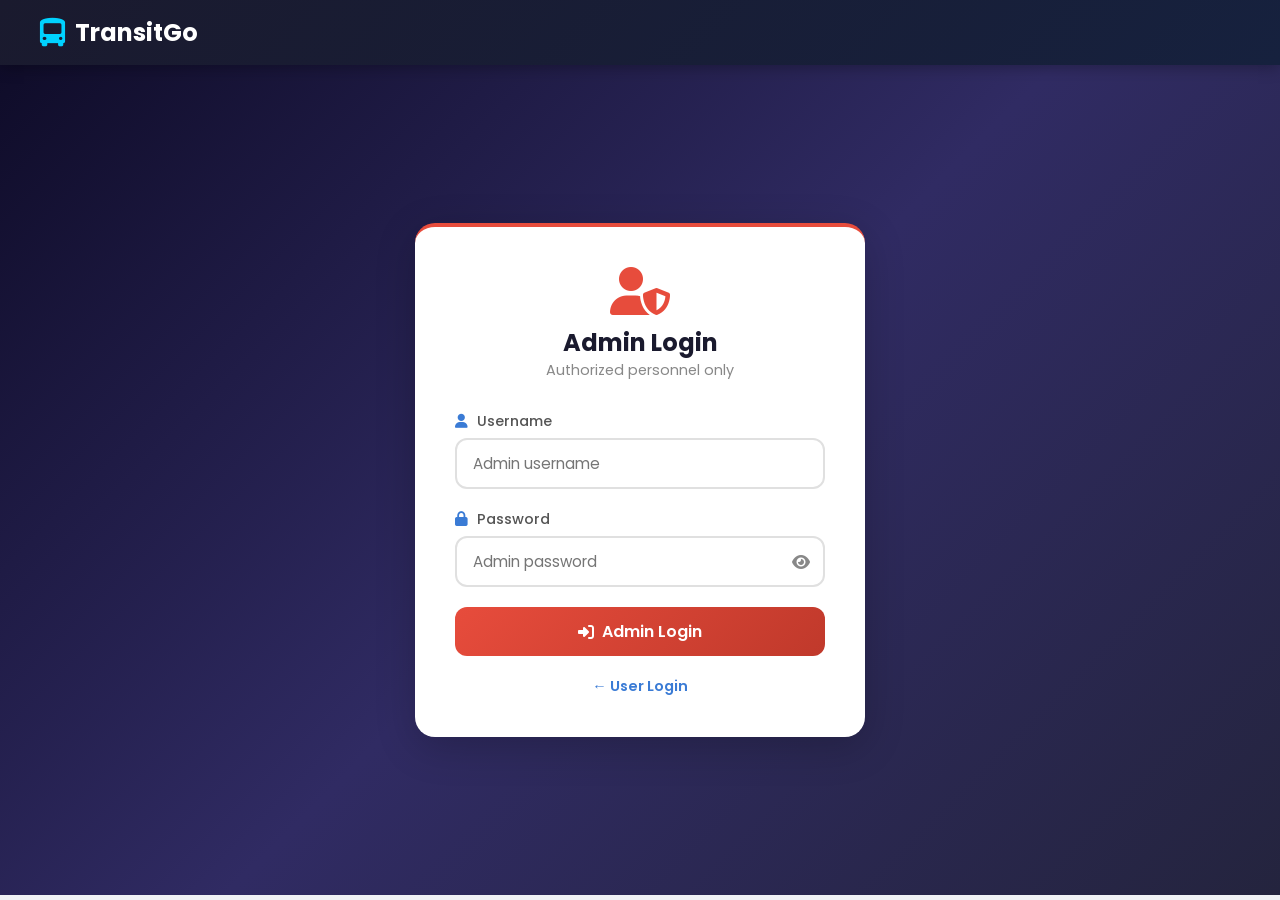
<file: frontend/admin-dashboard.html>
<!DOCTYPE html>
<html lang="en">
<head>
    <meta charset="UTF-8">
    <meta name="viewport" content="width=device-width, initial-scale=1.0">
    <title>Admin Dashboard - TransitGo</title>
    <link rel="stylesheet" href="css/js/style.css">
    <link href="https://cdnjs.cloudflare.com/ajax/libs/font-awesome/6.4.0/css/all.min.css" rel="stylesheet">
</head>
<body>
    <nav class="navbar admin-nav">
        <div class="nav-brand">
            <a href="index.html"><i class="fas fa-bus-alt"></i> <span>TransitGo Admin</span></a>
        </div>
        <div class="nav-links">
            <a href="#" onclick="logout()"><i class="fas fa-sign-out-alt"></i> Logout</a>
        </div>
    </nav>

    <div class="admin-container">
        <div class="admin-header">
            <h1><i class="fas fa-cogs"></i> Admin Dashboard</h1>
            <p>Manage all transport routes, schedules, and pricing</p>
        </div>

        <!-- Add Transport Form -->
        <div class="admin-section">
            <div class="section-header" onclick="toggleSection('addForm')">
                <h2><i class="fas fa-plus-circle"></i> Add New Transport</h2>
                <i class="fas fa-chevron-down"></i>
            </div>
            <div id="addForm" class="section-body">
                <form id="addTransportForm" onsubmit="addTransport(event)">
                    <div class="form-row">
                        <div class="form-group">
                            <label>Mode of Transport</label>
                            <select id="addMode" required>
                                <option value="">Select Mode</option>
                                <option value="Bus">Bus</option>
                                <option value="Train">Train</option>
                                <option value="Metro">Metro</option>
                            </select>
                        </div>
                        <div class="form-group">
                            <label>Route Number</label>
                            <input type="text" id="addRouteNumber" placeholder="e.g., B-101" required>
                        </div>
                    </div>

                    <div class="form-row">
                        <div class="form-group">
                            <label>Source</label>
                            <input type="text" id="addSource" placeholder="Starting point" required>
                        </div>
                        <div class="form-group">
                            <label>Destination</label>
                            <input type="text" id="addDestination" placeholder="End point" required>
                        </div>
                    </div>

                    <div class="form-row">
                        <div class="form-group">
                            <label>Departure Time</label>
                            <input type="time" id="addDeparture" required>
                        </div>
                        <div class="form-group">
                            <label>Arrival Time</label>
                            <input type="time" id="addArrival" required>
                        </div>
                    </div>

                    <div class="form-row">
                        <div class="form-group">
                            <label>Price (₹)</label>
                            <input type="number" id="addPrice" placeholder="Ticket price" min="1" step="0.01" required>
                        </div>
                        <div class="form-group">
                            <label>Total Seats</label>
                            <input type="number" id="addSeats" placeholder="Number of seats" min="1" required>
                        </div>
                    </div>

                    <div id="addMsg" class="success-msg"></div>
                    <div id="addError" class="error-msg"></div>

                    <button type="submit" class="btn btn-primary">
                        <i class="fas fa-plus"></i> Add Transport
                    </button>
                </form>
            </div>
        </div>

        <!-- Transport List -->
        <div class="admin-section">
            <div class="section-header">
                <h2><i class="fas fa-list"></i> All Transports</h2>
                <button class="btn btn-sm btn-secondary" onclick="loadAdminTransports()">
                    <i class="fas fa-sync"></i> Refresh
                </button>
            </div>
            <div id="adminTransportList" class="admin-transport-list">
                <!-- Populated by JS -->
            </div>
        </div>

        <!-- All Bookings Section -->
        <div class="admin-section">
            <div class="section-header" onclick="toggleSection('adminBookingsBody')">
                <h2><i class="fas fa-ticket-alt"></i> All Bookings</h2>
                <i class="fas fa-chevron-down"></i>
            </div>
            <div id="adminBookingsBody" class="section-body">
                <!-- Filters -->
                <div class="form-row" style="margin-bottom:12px;">
                    <div class="form-group">
                        <label>Source</label>
                        <input type="text" id="filterSource" placeholder="Filter by source">
                    </div>
                    <div class="form-group">
                        <label>Destination</label>
                        <input type="text" id="filterDestination" placeholder="Filter by destination">
                    </div>
                    <div class="form-group">
                        <label>From Date</label>
                        <input type="date" id="filterDateFrom">
                    </div>
                    <div class="form-group">
                        <label>To Date</label>
                        <input type="date" id="filterDateTo">
                    </div>
                </div>
                <button class="btn btn-sm btn-primary" onclick="loadAdminBookings()">
                    <i class="fas fa-search"></i> Search
                </button>
                <button class="btn btn-sm btn-secondary" onclick="clearBookingFilters()" style="margin-left:8px;">
                    <i class="fas fa-times"></i> Clear
                </button>
                <div id="adminBookingsList" class="admin-bookings-list" style="margin-top:16px;">
                    <p class="no-data">Click Search to load bookings.</p>
                </div>
            </div>
        </div>

        <!-- Revenue Summary -->
        <div class="admin-section">
            <div class="section-header" onclick="toggleSection('revenueBody')">
                <h2><i class="fas fa-chart-line"></i> Revenue Summary</h2>
                <i class="fas fa-chevron-down"></i>
            </div>
            <div id="revenueBody" class="section-body" style="display:none;">
                <p id="revenueDisplay" style="font-size:1.4rem; font-weight:700; color:#27ae60; padding:10px 0;">
                    Loading...
                </p>
                <button class="btn btn-sm btn-secondary" onclick="loadRevenue()">
                    <i class="fas fa-sync"></i> Refresh
                </button>
            </div>
        </div>
    </div>

    <!-- Edit Modal -->
    <div id="editModal" class="modal" style="display:none;">
        <div class="modal-content">
            <div class="modal-header">
                <h2><i class="fas fa-edit"></i> Edit Transport</h2>
                <span class="close-modal" onclick="closeModal()">&times;</span>
            </div>
            <form id="editTransportForm" onsubmit="updateTransport(event)">
                <input type="hidden" id="editId">
                <div class="form-row">
                    <div class="form-group">
                        <label>Mode</label>
                        <select id="editMode" required>
                            <option value="Bus">Bus</option>
                            <option value="Train">Train</option>
                            <option value="Metro">Metro</option>
                        </select>
                    </div>
                    <div class="form-group">
                        <label>Route Number</label>
                        <input type="text" id="editRouteNumber" required>
                    </div>
                </div>

                <div class="form-row">
                    <div class="form-group">
                        <label>Source</label>
                        <input type="text" id="editSource" required>
                    </div>
                    <div class="form-group">
                        <label>Destination</label>
                        <input type="text" id="editDestination" required>
                    </div>
                </div>

                <div class="form-row">
                    <div class="form-group">
                        <label>Departure</label>
                        <input type="time" id="editDeparture" required>
                    </div>
                    <div class="form-group">
                        <label>Arrival</label>
                        <input type="time" id="editArrival" required>
                    </div>
                </div>

                <div class="form-row">
                    <div class="form-group">
                        <label>Price (₹)</label>
                        <input type="number" id="editPrice" min="1" step="0.01" required>
                    </div>
                    <div class="form-group">
                        <label>Total Seats</label>
                        <input type="number" id="editSeats" min="1" required>
                    </div>
                </div>

                <div class="form-row">
                    <div class="form-group">
                        <label>Available Seats</label>
                        <input type="number" id="editAvailable" min="0" required>
                    </div>
                    <div class="form-group">
                        <label>Status</label>
                        <select id="editStatus">
                            <option value="active">Active</option>
                            <option value="inactive">Inactive</option>
                        </select>
                    </div>
                </div>

                <div id="editMsg" class="success-msg"></div>
                <div id="editError" class="error-msg"></div>

                <button type="submit" class="btn btn-primary">
                    <i class="fas fa-save"></i> Save Changes
                </button>
            </form>
        </div>
    </div>

    <script src="css/js/admin.js"></script>
</body>
</html>
</file>
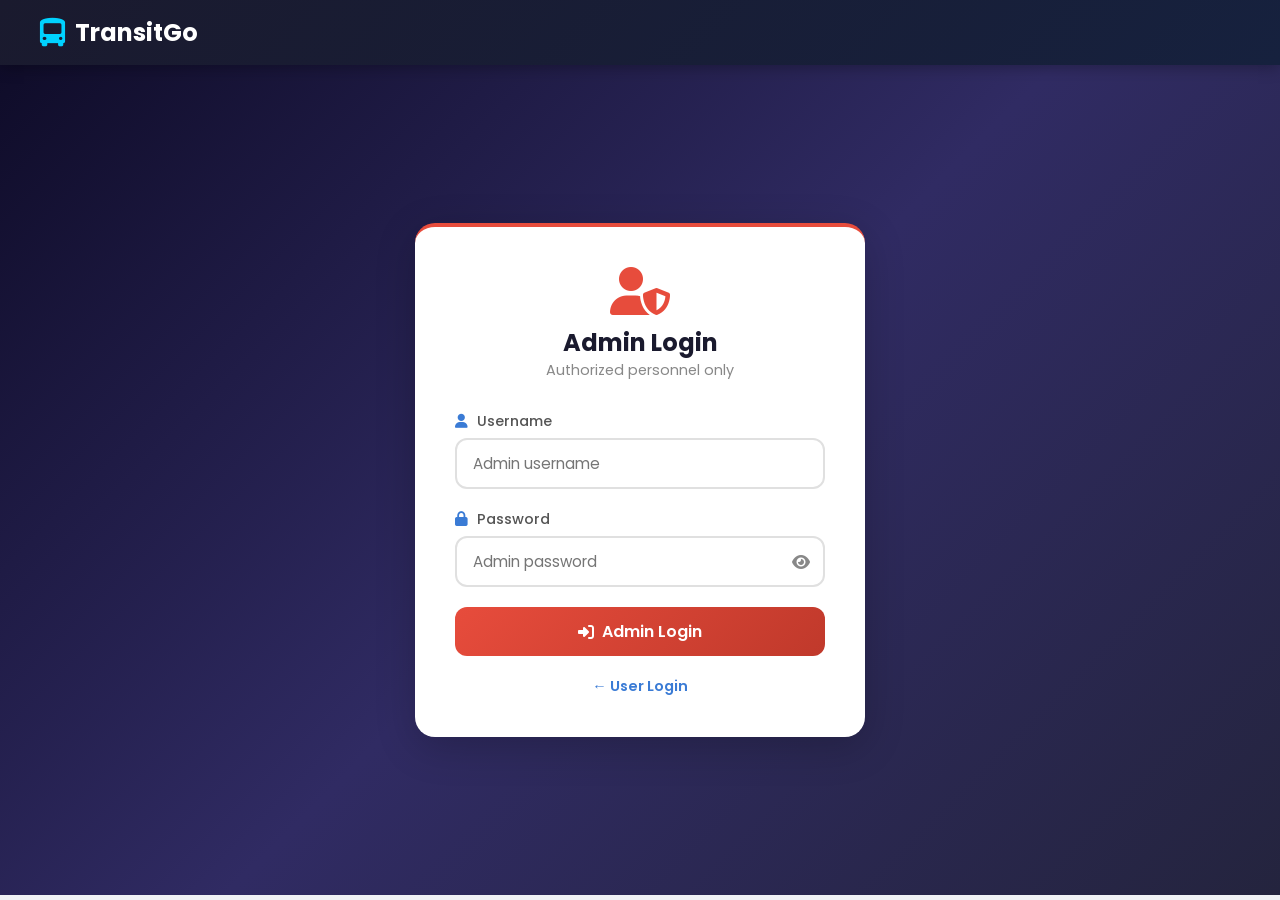
<file: frontend/admin-login.html>
<!DOCTYPE html>
<html lang="en">
<head>
    <meta charset="UTF-8">
    <meta name="viewport" content="width=device-width, initial-scale=1.0">
    <title>Admin Login - TransitGo</title>
    <link rel="stylesheet" href="css/js/style.css">
    <link href="https://cdnjs.cloudflare.com/ajax/libs/font-awesome/6.4.0/css/all.min.css" rel="stylesheet">
</head>
<body>
    <nav class="navbar">
        <div class="nav-brand">
            <a href="index.html"><i class="fas fa-bus-alt"></i> <span>TransitGo</span></a>
        </div>
    </nav>

    <div class="auth-container">
        <div class="auth-card admin-card">
            <div class="auth-header">
                <i class="fas fa-user-shield"></i>
                <h2>Admin Login</h2>
                <p>Authorized personnel only</p>
            </div>

            <form id="adminLoginForm" onsubmit="handleAdminLogin(event)">
                <div class="form-group">
                    <label><i class="fas fa-user"></i> Username</label>
                    <input type="text" id="username" placeholder="Admin username" required>
                </div>

                <div class="form-group">
                    <label><i class="fas fa-lock"></i> Password</label>
                    <div class="password-wrapper">
                        <input type="password" id="adminPassword" placeholder="Admin password" required>
                        <i class="fas fa-eye toggle-password" onclick="togglePassword('adminPassword', this)"></i>
                    </div>
                </div>

                <div id="errorMsg" class="error-msg"></div>

                <button type="submit" class="btn btn-danger btn-full">
                    <i class="fas fa-sign-in-alt"></i> Admin Login
                </button>
            </form>

            <div class="auth-footer">
                <p><a href="login.html">← User Login</a></p>
            </div>
        </div>
    </div>

    <script src="css/js/auth.js"></script>
</body>
</html>
</file>
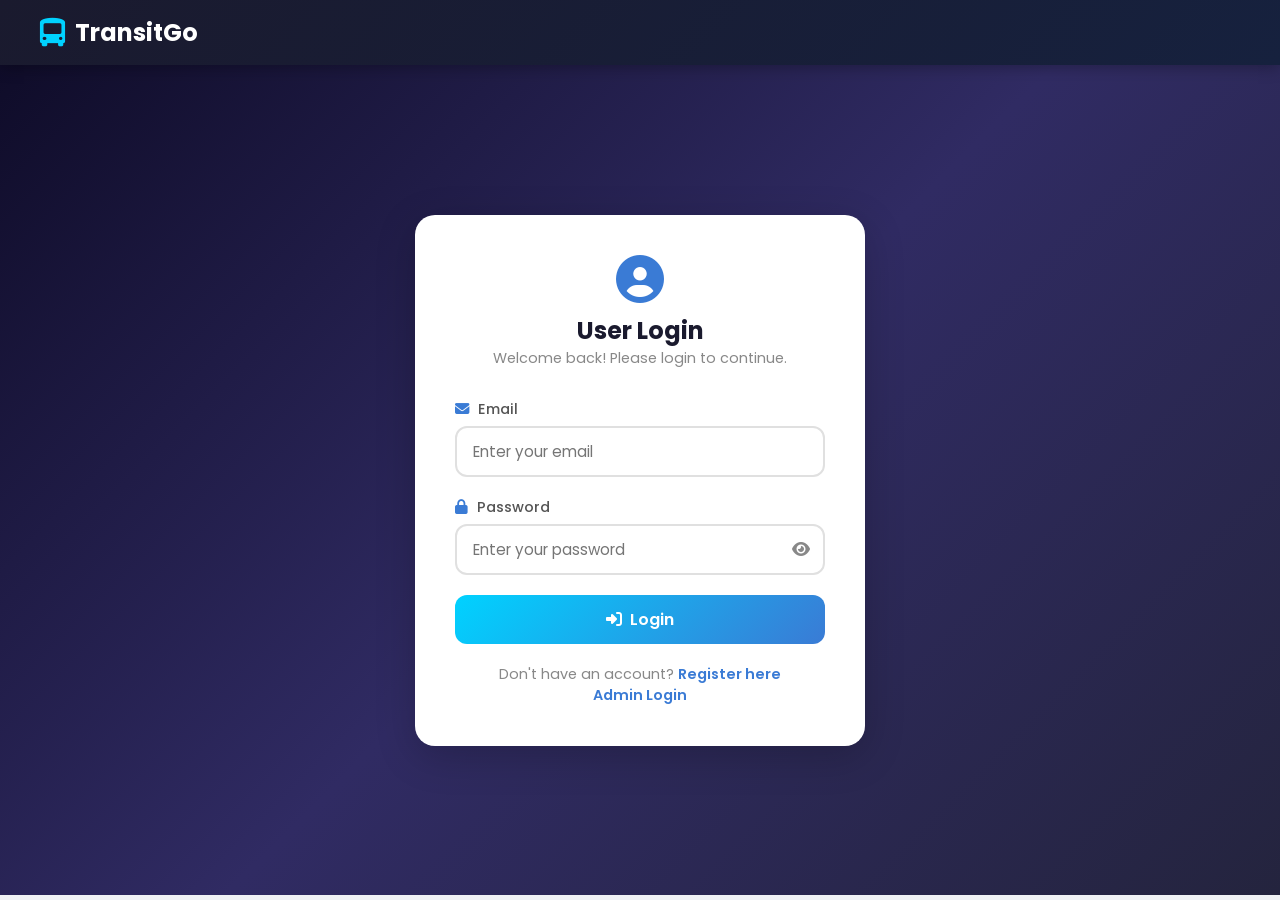
<file: frontend/booking.html>
<!DOCTYPE html>
<html lang="en">
<head>
    <meta charset="UTF-8">
    <meta name="viewport" content="width=device-width, initial-scale=1.0">
    <title>Book Ticket - TransitGo</title>
    <link rel="stylesheet" href="css/js/style.css">
    <link href="https://cdnjs.cloudflare.com/ajax/libs/font-awesome/6.4.0/css/all.min.css" rel="stylesheet">
</head>
<body>
    <nav class="navbar">
        <div class="nav-brand">
            <a href="index.html"><i class="fas fa-bus-alt"></i> <span>TransitGo</span></a>
        </div>
        <div class="nav-links">
            <a href="index.html">Home</a>
            <a href="search.html">Search</a>
            <a href="contact.html">Contact Us</a>
            <a href="dashboard.html">Dashboard</a>
            <a href="#" onclick="logout()">Logout</a>
        </div>
    </nav>

    <div class="booking-container">
        <div class="booking-card">
            <h1><i class="fas fa-ticket-alt"></i> Book Your Ticket</h1>

            <div id="transportInfo" class="transport-info-card">
                <!-- Populated by JS -->
            </div>

            <div class="booking-form">

                <!-- Seat Selection -->
                <div class="seat-selection-section">
                    <h3><i class="fas fa-chair"></i> Select Your Seats</h3>
                    <div class="seat-legend">
                        <span class="legend-item"><span class="legend-box seat-available"></span> Available</span>
                        <span class="legend-item"><span class="legend-box seat-booked-display"></span> Booked</span>
                        <span class="legend-item"><span class="legend-box seat-selected-display"></span> Selected</span>
                    </div>
                    <div id="seatMap" class="seat-map">
                        <p class="loading-text"><i class="fas fa-spinner fa-spin"></i> Loading seats...</p>
                    </div>
                    <p id="seatSelectionInfo" class="seat-selection-info">No seats selected</p>
                </div>

                <!-- Offers Section -->
                <div class="offers-section">
                    <h3><i class="fas fa-tags"></i> Available Offers</h3>
                    <div class="offers-grid">
                        <div class="offer-card" id="offerCard_offer1" onclick="selectOffer('offer1')">
                            <div class="offer-badge">10% OFF</div>
                            <div class="offer-title">Flat 10% Discount</div>
                            <div class="offer-desc">Get 10% off on your total booking amount</div>
                        </div>
                        <div class="offer-card" id="offerCard_offer2" onclick="selectOffer('offer2')">
                            <div class="offer-badge">BUY 1 GET 2nd 50% OFF</div>
                            <div class="offer-title">Buddy Offer</div>
                            <div class="offer-desc">Buy 1 ticket &amp; get 50% off on the 2nd ticket</div>
                        </div>
                    </div>
                </div>

                <!-- Price Breakdown -->
                <div id="priceBreakdown" class="price-breakdown" style="display:none;"></div>

                <div class="total-section">
                    <h3>Total: ₹<span id="totalPrice">0.00</span></h3>
                </div>

                <div id="bookingMsg" class="success-msg"></div>
                <div id="bookingError" class="error-msg"></div>

                <button class="btn btn-primary btn-full" onclick="openPaymentModal()">
                    <i class="fas fa-credit-card"></i> Proceed to Pay
                </button>
            </div>
        </div>
    </div>

    <!-- Payment Modal -->
    <div id="razorpayModal" class="modal rzp-modal" style="display:none;">
        <div class="rzp-modal-content">
            <div class="rzp-header">
                <div class="rzp-logo">
                    <i class="fas fa-bolt"></i>
                    <span>Secure Payment</span>
                </div>
                <button class="rzp-close" onclick="closePaymentModal()">&times;</button>
            </div>
            <div class="rzp-body">
                <div class="rzp-merchant">
                    <i class="fas fa-bus-alt rzp-merchant-icon"></i>
                    <div>
                        <div class="rzp-merchant-name">TransitGo</div>
                        <div class="rzp-route-info" id="rzpRouteInfo"></div>
                    </div>
                </div>
                <div class="rzp-amount-display">
                    ₹<span id="rzpAmount">0.00</span>
                </div>
                <div class="rzp-order-id" id="rzpOrderDisplay" style="display:none;">
                    <i class="fas fa-receipt"></i> Order: <span id="rzpOrderId"></span>
                </div>
                <div class="rzp-payment-methods">
                    <div class="rzp-method selected">
                        <i class="fas fa-credit-card"></i> Card / UPI / Netbanking
                    </div>
                </div>
                <div class="rzp-test-note">
                    <i class="fas fa-info-circle"></i> Demo mode — no real payment will be charged
                </div>
                <button id="rzpPayBtn" class="btn btn-full rzp-pay-btn" onclick="processPayment()">
                    <i class="fas fa-lock"></i> Pay ₹<span id="rzpBtnAmt"></span>
                </button>
            </div>
            <div class="rzp-footer">
                <i class="fas fa-shield-alt"></i> Secured by TransitGo Pay
            </div>
        </div>
    </div>

    <script src="css/js/booking.js"></script>
</body>
</html>
</file>
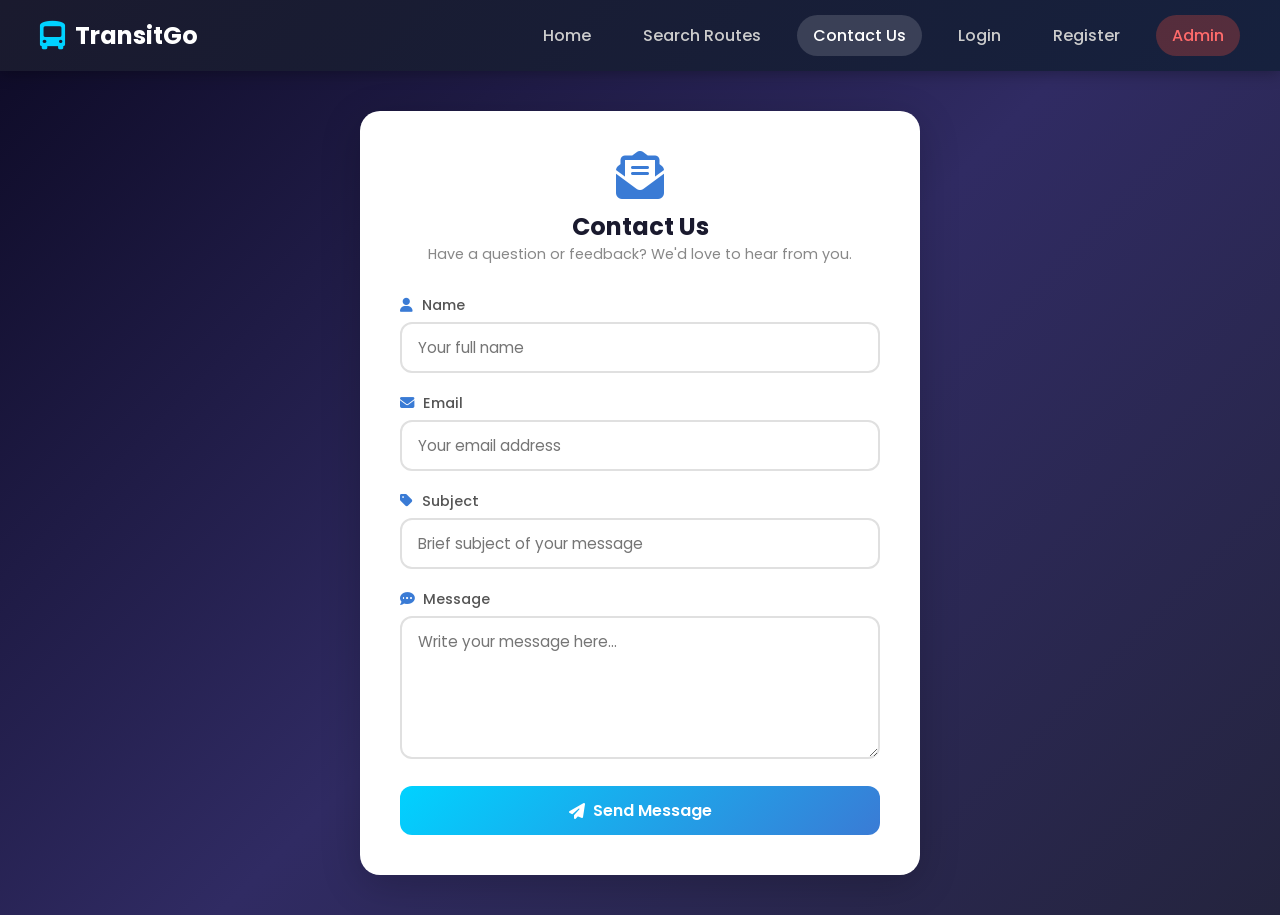
<file: frontend/contact.html>
<!DOCTYPE html>
<html lang="en">
<head>
    <meta charset="UTF-8">
    <meta name="viewport" content="width=device-width, initial-scale=1.0">
    <title>Contact Us - TransitGo</title>
    <link rel="stylesheet" href="css/js/style.css">
    <link href="https://cdnjs.cloudflare.com/ajax/libs/font-awesome/6.4.0/css/all.min.css" rel="stylesheet">
</head>
<body>
    <!-- Navigation -->
    <nav class="navbar">
        <div class="nav-brand">
            <a href="index.html"><i class="fas fa-bus-alt"></i> <span>TransitGo</span></a>
        </div>
        <div class="nav-links">
            <a href="index.html">Home</a>
            <a href="search.html">Search Routes</a>
            <a href="contact.html" class="active">Contact Us</a>
            <a href="login.html" id="loginBtn">Login</a>
            <a href="register.html" id="registerBtn">Register</a>
            <a href="dashboard.html" id="dashboardBtn" style="display:none;">Dashboard</a>
            <a href="#" id="logoutBtn" style="display:none;" onclick="logout()">Logout</a>
            <a href="admin-login.html" class="admin-link">Admin</a>
        </div>
        <div class="hamburger" onclick="toggleMobileMenu()">
            <i class="fas fa-bars"></i>
        </div>
    </nav>

    <div class="auth-container">
        <div class="auth-card contact-card">
            <div class="auth-header">
                <i class="fas fa-envelope-open-text"></i>
                <h2>Contact Us</h2>
                <p>Have a question or feedback? We'd love to hear from you.</p>
            </div>

            <form id="contactForm" onsubmit="handleContact(event)" novalidate>
                <div class="form-group">
                    <label><i class="fas fa-user"></i> Name</label>
                    <input type="text" id="name" placeholder="Your full name" required>
                </div>

                <div class="form-group">
                    <label><i class="fas fa-envelope"></i> Email</label>
                    <input type="email" id="email" placeholder="Your email address" required>
                </div>

                <div class="form-group">
                    <label><i class="fas fa-tag"></i> Subject</label>
                    <input type="text" id="subject" placeholder="Brief subject of your message" required>
                </div>

                <div class="form-group">
                    <label><i class="fas fa-comment-dots"></i> Message</label>
                    <textarea id="message" rows="5" placeholder="Write your message here..." required></textarea>
                </div>

                <div id="errorMsg" class="error-msg"></div>
                <div id="successMsg" class="success-msg"></div>

                <button type="submit" class="btn btn-primary btn-full" id="submitBtn">
                    <i class="fas fa-paper-plane"></i> Send Message
                </button>
            </form>
        </div>
    </div>

    <script>
        // Check login state
        const token = localStorage.getItem("token");
        const role = localStorage.getItem("role");

        if (token && role === "user") {
            document.getElementById("loginBtn").style.display = "none";
            document.getElementById("registerBtn").style.display = "none";
            document.getElementById("dashboardBtn").style.display = "inline";
            document.getElementById("logoutBtn").style.display = "inline";
        }

        function logout() {
            localStorage.clear();
            window.location.href = "index.html";
        }

        function toggleMobileMenu() {
            document.querySelector(".nav-links").classList.toggle("mobile-active");
        }

        function showError(msg) {
            const el = document.getElementById("errorMsg");
            el.textContent = msg;
            el.classList.add("show");
            document.getElementById("successMsg").classList.remove("show");
        }

        function showSuccess(msg) {
            const el = document.getElementById("successMsg");
            el.textContent = msg;
            el.classList.add("show");
            document.getElementById("errorMsg").classList.remove("show");
        }

        function isValidEmail(email) {
            return /^[^\s@]+@[^\s@]+\.[^\s@]+$/.test(email);
        }

        async function handleContact(e) {
            e.preventDefault();

            const name = document.getElementById("name").value.trim();
            const email = document.getElementById("email").value.trim();
            const subject = document.getElementById("subject").value.trim();
            const message = document.getElementById("message").value.trim();

            // Client-side validation
            if (!name) return showError("Please enter your name.");
            if (!email) return showError("Please enter your email address.");
            if (!isValidEmail(email)) return showError("Please enter a valid email address.");
            if (!subject) return showError("Please enter a subject.");
            if (!message) return showError("Please enter your message.");

            const btn = document.getElementById("submitBtn");
            btn.disabled = true;
            btn.innerHTML = '<i class="fas fa-spinner fa-spin"></i> Sending...';

            try {
                const res = await fetch("/api/contact", {
                    method: "POST",
                    headers: { "Content-Type": "application/json" },
                    body: JSON.stringify({ name, email, subject, message })
                });
                const data = await res.json();

                if (res.ok) {
                    showSuccess(data.message || "Your message has been sent successfully!");
                    document.getElementById("contactForm").reset();
                } else {
                    showError(data.error || "Something went wrong. Please try again.");
                }
            } catch (err) {
                showError("Network error. Please check your connection and try again.");
            } finally {
                btn.disabled = false;
                btn.innerHTML = '<i class="fas fa-paper-plane"></i> Send Message';
            }
        }
    </script>
</body>
</html>
</file>
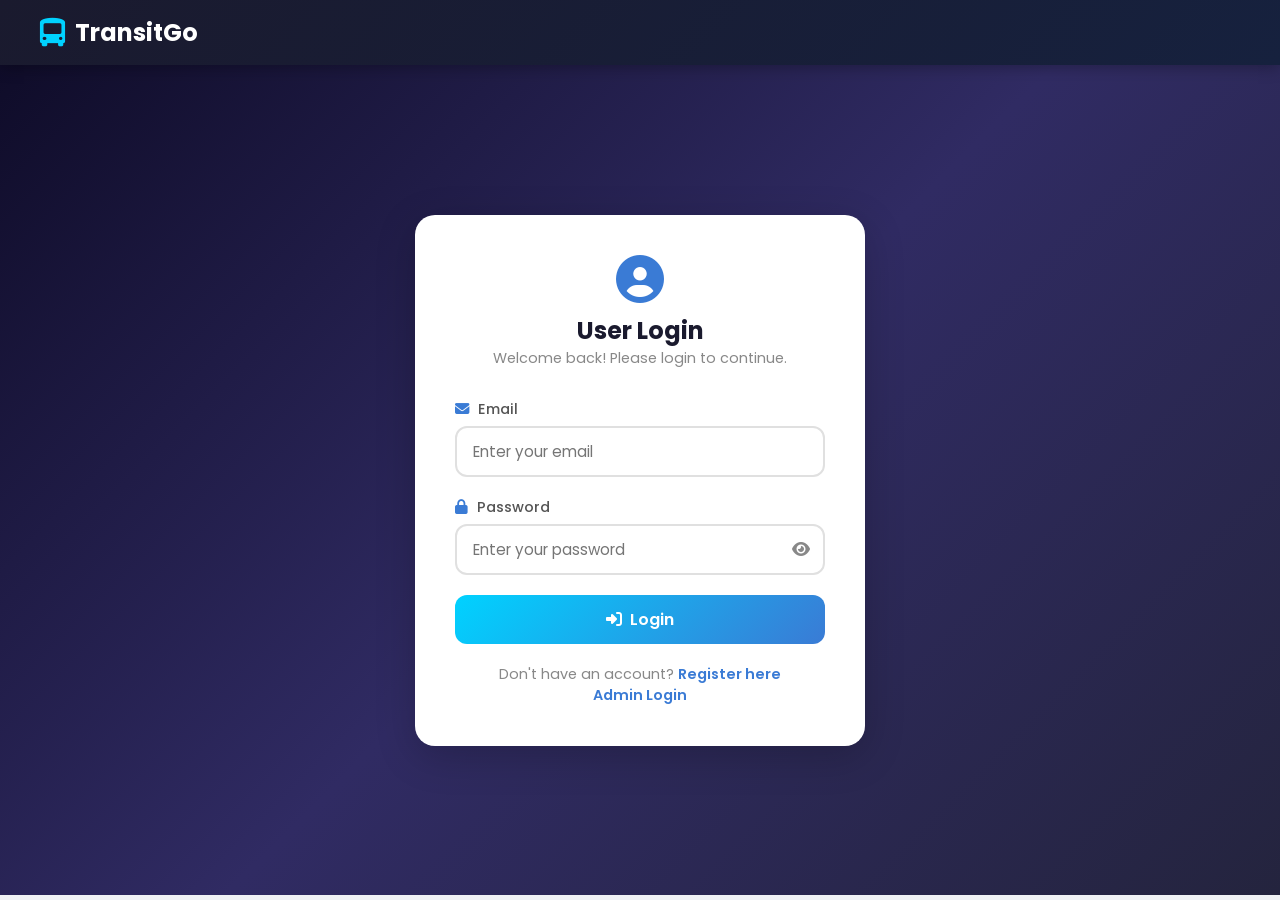
<file: frontend/dashboard.html>
<!DOCTYPE html>
<html lang="en">
<head>
    <meta charset="UTF-8">
    <meta name="viewport" content="width=device-width, initial-scale=1.0">
    <title>Dashboard - TransitGo</title>
    <link rel="stylesheet" href="css/js/style.css">
    <link href="https://cdnjs.cloudflare.com/ajax/libs/font-awesome/6.4.0/css/all.min.css" rel="stylesheet">
</head>
<body>
    <nav class="navbar">
        <div class="nav-brand">
            <a href="index.html"><i class="fas fa-bus-alt"></i> <span>TransitGo</span></a>
        </div>
        <div class="nav-links">
            <a href="index.html">Home</a>
            <a href="search.html">Search</a>
            <a href="contact.html">Contact Us</a>
            <a href="dashboard.html" class="active">Dashboard</a>
            <a href="#" class="notif-bell" onclick="toggleNotifications(event)">
                <i class="fas fa-bell"></i>
                <span id="notifBadge" class="notif-badge" style="display:none;">0</span>
            </a>
            <a href="#" onclick="logout()">Logout</a>
        </div>
    </nav>

    <!-- Notifications Panel -->
    <div id="notifPanel" class="notif-panel" style="display:none;">
        <div class="notif-panel-header">
            <h3><i class="fas fa-bell"></i> Notifications</h3>
            <button onclick="markAllRead()" class="btn-link">Mark all read</button>
        </div>
        <div id="notifList" class="notif-list">
            <p class="no-data" style="padding:16px;">No notifications</p>
        </div>
    </div>
    <div id="notifOverlay" class="notif-overlay" style="display:none;" onclick="closeNotifications()"></div>

    <!-- QR Code Modal -->
    <div id="qrModal" class="modal" style="display:none;">
        <div class="qr-modal-content">
            <div class="qr-modal-header">
                <h3><i class="fas fa-qrcode"></i> Your Ticket QR Code</h3>
                <button class="rzp-close" onclick="closeQrModal()">&times;</button>
            </div>
            <div class="qr-modal-body">
                <p id="qrBookingId" class="qr-booking-id"></p>
                <img id="qrImage" src="" alt="QR Code" class="qr-image">
                <p class="qr-hint"><i class="fas fa-info-circle"></i> Show this QR code at the boarding point</p>
            </div>
        </div>
    </div>

    <div class="dashboard-container">
        <div class="dashboard-header">
            <h1><i class="fas fa-tachometer-alt"></i> My Dashboard</h1>
            <p>Welcome back, <span id="userName">User</span>!</p>
        </div>

        <div class="dashboard-stats">
            <div class="stat-card">
                <i class="fas fa-ticket-alt"></i>
                <div>
                    <h3 id="totalBookings">0</h3>
                    <p>Total Bookings</p>
                </div>
            </div>
            <div class="stat-card">
                <i class="fas fa-check-circle"></i>
                <div>
                    <h3 id="activeBookings">0</h3>
                    <p>Active</p>
                </div>
            </div>
            <div class="stat-card">
                <i class="fas fa-ban"></i>
                <div>
                    <h3 id="cancelledBookings">0</h3>
                    <p>Cancelled</p>
                </div>
            </div>
        </div>

        <div class="bookings-section">
            <h2><i class="fas fa-history"></i> My Bookings</h2>
            <div id="bookingsList" class="bookings-list">
                <!-- Populated by JS -->
            </div>
        </div>
    </div>

    <script src="css/js/dashboard.js"></script>
</body>
</html>
</file>
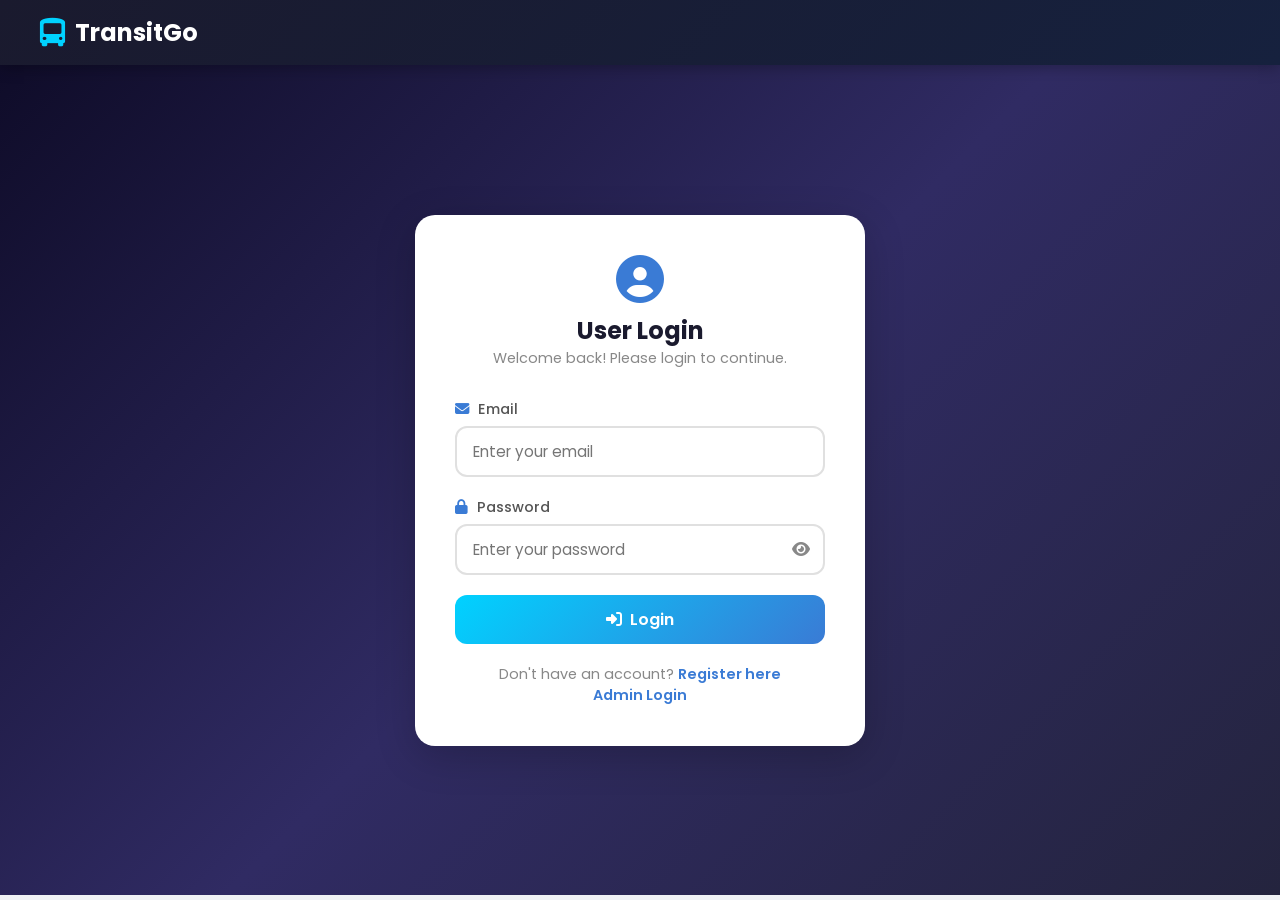
<file: frontend/login.html>
<!DOCTYPE html>
<html lang="en">
<head>
    <meta charset="UTF-8">
    <meta name="viewport" content="width=device-width, initial-scale=1.0">
    <title>Login - TransitGo</title>
    <link rel="stylesheet" href="css/js/style.css">
    <link href="https://cdnjs.cloudflare.com/ajax/libs/font-awesome/6.4.0/css/all.min.css" rel="stylesheet">
</head>
<body>
    <nav class="navbar">
        <div class="nav-brand">
            <a href="index.html"><i class="fas fa-bus-alt"></i> <span>TransitGo</span></a>
        </div>
    </nav>

    <div class="auth-container">
        <div class="auth-card">
            <div class="auth-header">
                <i class="fas fa-user-circle"></i>
                <h2>User Login</h2>
                <p>Welcome back! Please login to continue.</p>
            </div>

            <form id="loginForm" onsubmit="handleLogin(event)">
                <div class="form-group">
                    <label><i class="fas fa-envelope"></i> Email</label>
                    <input type="email" id="email" placeholder="Enter your email" required>
                </div>

                <div class="form-group">
                    <label><i class="fas fa-lock"></i> Password</label>
                    <div class="password-wrapper">
                        <input type="password" id="password" placeholder="Enter your password" required>
                        <i class="fas fa-eye toggle-password" onclick="togglePassword('password', this)"></i>
                    </div>
                </div>

                <div id="errorMsg" class="error-msg"></div>

                <button type="submit" class="btn btn-primary btn-full">
                    <i class="fas fa-sign-in-alt"></i> Login
                </button>
            </form>

            <div class="auth-footer">
                <p>Don't have an account? <a href="register.html">Register here</a></p>
                <p><a href="admin-login.html">Admin Login</a></p>
            </div>
        </div>
    </div>

    <script src="css/js/auth.js"></script>
</body>
</html>
</file>
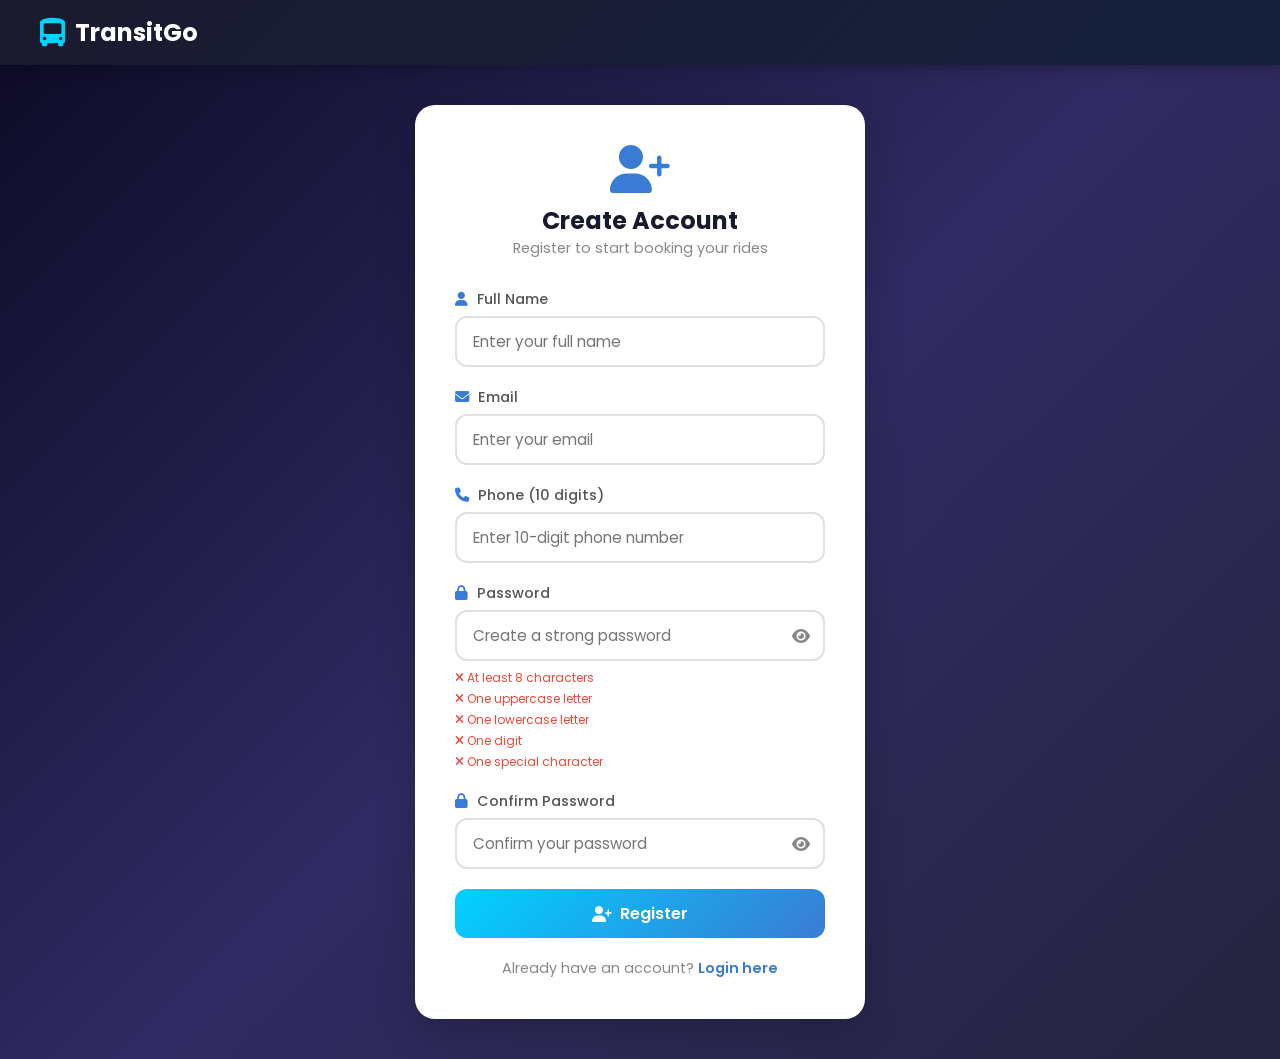
<file: frontend/register.html>
<!DOCTYPE html>
<html lang="en">
<head>
    <meta charset="UTF-8">
    <meta name="viewport" content="width=device-width, initial-scale=1.0">
    <title>Register - TransitGo</title>
    <link rel="stylesheet" href="css/js/style.css">
    <link href="https://cdnjs.cloudflare.com/ajax/libs/font-awesome/6.4.0/css/all.min.css" rel="stylesheet">
</head>
<body>
    <nav class="navbar">
        <div class="nav-brand">
            <a href="index.html"><i class="fas fa-bus-alt"></i> <span>TransitGo</span></a>
        </div>
    </nav>

    <div class="auth-container">
        <div class="auth-card">
            <div class="auth-header">
                <i class="fas fa-user-plus"></i>
                <h2>Create Account</h2>
                <p>Register to start booking your rides</p>
            </div>

            <form id="registerForm" onsubmit="handleRegister(event)">
                <div class="form-group">
                    <label><i class="fas fa-user"></i> Full Name</label>
                    <input type="text" id="name" placeholder="Enter your full name" required>
                </div>

                <div class="form-group">
                    <label><i class="fas fa-envelope"></i> Email</label>
                    <input type="email" id="email" placeholder="Enter your email" required>
                </div>

                <div class="form-group">
                    <label><i class="fas fa-phone"></i> Phone (10 digits)</label>
                    <input type="tel" id="phone" placeholder="Enter 10-digit phone number" required maxlength="10">
                </div>

                <div class="form-group">
                    <label><i class="fas fa-lock"></i> Password</label>
                    <div class="password-wrapper">
                        <input type="password" id="password" placeholder="Create a strong password" required>
                        <i class="fas fa-eye toggle-password" onclick="togglePassword('password', this)"></i>
                    </div>
                    <div class="password-requirements">
                        <small id="req-length"><i class="fas fa-times"></i> At least 8 characters</small>
                        <small id="req-upper"><i class="fas fa-times"></i> One uppercase letter</small>
                        <small id="req-lower"><i class="fas fa-times"></i> One lowercase letter</small>
                        <small id="req-digit"><i class="fas fa-times"></i> One digit</small>
                        <small id="req-special"><i class="fas fa-times"></i> One special character</small>
                    </div>
                </div>

                <div class="form-group">
                    <label><i class="fas fa-lock"></i> Confirm Password</label>
                    <div class="password-wrapper">
                        <input type="password" id="confirmPassword" placeholder="Confirm your password" required>
                        <i class="fas fa-eye toggle-password" onclick="togglePassword('confirmPassword', this)"></i>
                    </div>
                </div>

                <div id="errorMsg" class="error-msg"></div>
                <div id="successMsg" class="success-msg"></div>

                <button type="submit" class="btn btn-primary btn-full">
                    <i class="fas fa-user-plus"></i> Register
                </button>
            </form>

            <div class="auth-footer">
                <p>Already have an account? <a href="login.html">Login here</a></p>
            </div>
        </div>
    </div>

    <script src="css/js/auth.js"></script>
    <script>
        // Real-time password validation feedback
        document.getElementById("password").addEventListener("input", function () {
            const pw = this.value;
            check("req-length", pw.length >= 8);
            check("req-upper", /[A-Z]/.test(pw));
            check("req-lower", /[a-z]/.test(pw));
            check("req-digit", /\d/.test(pw));
            check("req-special", /[!@#$%^&*(),.?":{}|<>]/.test(pw));
        });

        function check(id, valid) {
            const el = document.getElementById(id);
            if (valid) {
                el.innerHTML = el.innerHTML.replace("fa-times", "fa-check");
                el.classList.add("valid");
                el.classList.remove("invalid");
            } else {
                el.innerHTML = el.innerHTML.replace("fa-check", "fa-times");
                el.classList.remove("valid");
                el.classList.add("invalid");
            }
        }
    </script>
</body>
</html>
</file>
<file: frontend/css/js/style.css>
/* ===== GLOBAL STYLES ===== */
@import url('https://fonts.googleapis.com/css2?family=Poppins:wght@300;400;500;600;700&display=swap');

* {
    margin: 0;
    padding: 0;
    box-sizing: border-box;
}

body {
    font-family: 'Poppins', sans-serif;
    background: #f0f2f5;
    color: #333;
    min-height: 100vh;
}

a {
    text-decoration: none;
    color: inherit;
}

/* ===== NAVBAR ===== */
.navbar {
    display: flex;
    justify-content: space-between;
    align-items: center;
    padding: 15px 40px;
    background: linear-gradient(135deg, #1a1a2e, #16213e);
    color: white;
    position: sticky;
    top: 0;
    z-index: 1000;
    box-shadow: 0 2px 15px rgba(0, 0, 0, 0.3);
}

.admin-nav {
    background: linear-gradient(135deg, #2d1b69, #11998e);
}

.nav-brand {
    display: flex;
    align-items: center;
    gap: 10px;
    font-size: 1.5rem;
    font-weight: 700;
}

.nav-brand a {
    display: flex;
    align-items: center;
    gap: 10px;
    color: white;
}

.nav-brand i {
    font-size: 1.8rem;
    color: #00d2ff;
}

.nav-links {
    display: flex;
    gap: 20px;
    align-items: center;
}

.nav-links a {
    color: #ccc;
    font-weight: 500;
    padding: 8px 16px;
    border-radius: 25px;
    transition: all 0.3s;
}

.nav-links a:hover,
.nav-links a.active {
    color: white;
    background: rgba(255, 255, 255, 0.15);
}

.admin-link {
    background: rgba(231, 76, 60, 0.3) !important;
    color: #ff6b6b !important;
}

.hamburger {
    display: none;
    cursor: pointer;
    font-size: 1.5rem;
}

/* ===== HERO SECTION ===== */
.hero {
    background: linear-gradient(135deg, #0f0c29, #302b63, #24243e);
    color: white;
    padding: 80px 40px;
    text-align: center;
    min-height: 500px;
    display: flex;
    align-items: center;
    justify-content: center;
}

.hero-content h1 {
    font-size: 3rem;
    margin-bottom: 15px;
    font-weight: 700;
}

.hero-content p {
    font-size: 1.2rem;
    color: #b0b0b0;
    margin-bottom: 40px;
}

.search-box-hero {
    background: rgba(255, 255, 255, 0.1);
    backdrop-filter: blur(10px);
    padding: 30px;
    border-radius: 20px;
    max-width: 900px;
    margin: 0 auto;
    border: 1px solid rgba(255, 255, 255, 0.15);
}

.search-inputs {
    display: flex;
    gap: 15px;
    flex-wrap: wrap;
    justify-content: center;
    align-items: center;
}

.input-group {
    display: flex;
    align-items: center;
    background: rgba(255, 255, 255, 0.1);
    border-radius: 12px;
    padding: 0 15px;
    flex: 1;
    min-width: 180px;
}

.input-group i {
    color: #00d2ff;
    margin-right: 10px;
}

.input-group input,
.input-group select {
    background: transparent;
    border: none;
    color: white;
    padding: 14px 5px;
    font-family: inherit;
    font-size: 0.95rem;
    width: 100%;
    outline: none;
}

.input-group select option {
    background: #1a1a2e;
    color: white;
}

.input-group input::placeholder {
    color: #888;
}

/* ===== BUTTONS ===== */
.btn {
    padding: 12px 28px;
    border: none;
    border-radius: 12px;
    cursor: pointer;
    font-family: inherit;
    font-size: 1rem;
    font-weight: 600;
    transition: all 0.3s;
    display: inline-flex;
    align-items: center;
    gap: 8px;
}

.btn-primary {
    background: linear-gradient(135deg, #00d2ff, #3a7bd5);
    color: white;
}

.btn-primary:hover {
    transform: translateY(-2px);
    box-shadow: 0 5px 20px rgba(0, 210, 255, 0.4);
}

.btn-secondary {
    background: #6c757d;
    color: white;
}

.btn-secondary:hover {
    background: #5a6268;
}

.btn-danger {
    background: linear-gradient(135deg, #e74c3c, #c0392b);
    color: white;
}

.btn-danger:hover {
    transform: translateY(-2px);
    box-shadow: 0 5px 20px rgba(231, 76, 60, 0.4);
}

.btn-success {
    background: linear-gradient(135deg, #27ae60, #2ecc71);
    color: white;
}

.btn-warning {
    background: linear-gradient(135deg, #f39c12, #e67e22);
    color: white;
}

.btn-sm {
    padding: 8px 18px;
    font-size: 0.85rem;
}

.btn-full {
    width: 100%;
    justify-content: center;
}

/* ===== FEATURES SECTION ===== */
.features {
    padding: 60px 40px;
    text-align: center;
}

.features h2 {
    font-size: 2rem;
    margin-bottom: 40px;
    color: #1a1a2e;
}

.features-grid {
    display: grid;
    grid-template-columns: repeat(auto-fit, minmax(220px, 1fr));
    gap: 30px;
    max-width: 1100px;
    margin: 0 auto;
}

.feature-card {
    background: white;
    padding: 35px 25px;
    border-radius: 16px;
    box-shadow: 0 5px 20px rgba(0, 0, 0, 0.08);
    transition: transform 0.3s;
}

.feature-card:hover {
    transform: translateY(-8px);
}

.feature-card i {
    font-size: 2.5rem;
    color: #3a7bd5;
    margin-bottom: 15px;
}

.feature-card h3 {
    margin-bottom: 10px;
    color: #1a1a2e;
}

.feature-card p {
    color: #666;
    font-size: 0.9rem;
}

/* ===== TRANSPORT CARDS ===== */
.transports-preview {
    padding: 60px 40px;
    background: #e8ecf1;
}

.transports-preview h2 {
    text-align: center;
    font-size: 2rem;
    margin-bottom: 40px;
    color: #1a1a2e;
}

.transport-grid {
    display: grid;
    grid-template-columns: repeat(auto-fill, minmax(350px, 1fr));
    gap: 20px;
    max-width: 1200px;
    margin: 0 auto;
}

.transport-card {
    background: white;
    border-radius: 16px;
    padding: 25px;
    box-shadow: 0 3px 15px rgba(0, 0, 0, 0.08);
    transition: transform 0.3s, box-shadow 0.3s;
    display: flex;
    flex-direction: column;
    gap: 15px;
}

.transport-card:hover {
    transform: translateY(-5px);
    box-shadow: 0 8px 30px rgba(0, 0, 0, 0.15);
}

.transport-mode {
    display: inline-flex;
    align-items: center;
    gap: 8px;
    padding: 6px 16px;
    border-radius: 25px;
    font-weight: 600;
    font-size: 0.85rem;
    width: fit-content;
}

.transport-mode.bus {
    background: #e3f2fd;
    color: #1565c0;
}

.transport-mode.train {
    background: #fce4ec;
    color: #c62828;
}

.transport-mode.metro {
    background: #e8f5e9;
    color: #2e7d32;
}

.transport-mode.ferry {
    background: #e0f7fa;
    color: #00838f;
}

.route-number {
    font-weight: 700;
    font-size: 1.1rem;
    color: #1a1a2e;
}

.route-path {
    display: flex;
    align-items: center;
    gap: 10px;
    flex-wrap: wrap;
}

.route-path .source,
.route-path .dest {
    font-size: 0.95rem;
}

.route-path .source i {
    color: #27ae60;
    font-size: 0.6rem;
}

.route-path .dest i {
    color: #e74c3c;
}

.route-path .arrow {
    color: #999;
}

.transport-meta {
    display: flex;
    gap: 15px;
    flex-wrap: wrap;
    font-size: 0.85rem;
    color: #666;
}

.transport-meta .price {
    font-weight: 700;
    color: #27ae60;
    font-size: 1.1rem;
}

.no-data {
    text-align: center;
    color: #999;
    font-size: 1.1rem;
    padding: 40px;
}

/* ===== AUTH PAGES ===== */
.auth-container {
    display: flex;
    justify-content: center;
    align-items: center;
    min-height: calc(100vh - 70px);
    padding: 40px 20px;
    background: linear-gradient(135deg, #0f0c29, #302b63, #24243e);
}

.auth-card {
    background: white;
    border-radius: 20px;
    padding: 40px;
    width: 100%;
    max-width: 450px;
    box-shadow: 0 10px 40px rgba(0, 0, 0, 0.2);
}

.admin-card {
    border-top: 4px solid #e74c3c;
}

.auth-header {
    text-align: center;
    margin-bottom: 30px;
}

.auth-header i {
    font-size: 3rem;
    color: #3a7bd5;
    margin-bottom: 10px;
}

.admin-card .auth-header i {
    color: #e74c3c;
}

.auth-header h2 {
    font-size: 1.5rem;
    color: #1a1a2e;
}

.auth-header p {
    color: #888;
    font-size: 0.9rem;
}

/* ===== FORM STYLES ===== */
.form-group {
    margin-bottom: 20px;
    flex: 1;
}

.form-group label {
    display: block;
    margin-bottom: 6px;
    font-weight: 500;
    font-size: 0.9rem;
    color: #555;
}

.form-group label i {
    color: #3a7bd5;
    margin-right: 5px;
}

.form-group input,
.form-group select,
.form-group textarea {
    width: 100%;
    padding: 12px 16px;
    border: 2px solid #e0e0e0;
    border-radius: 12px;
    font-family: inherit;
    font-size: 0.95rem;
    transition: border-color 0.3s;
    outline: none;
}

.form-group textarea {
    resize: vertical;
    min-height: 120px;
}

.form-group input:focus,
.form-group select:focus,
.form-group textarea:focus {
    border-color: #3a7bd5;
}

/* ===== CONTACT PAGE ===== */
.contact-card {
    max-width: 560px;
}

.form-row {
    display: flex;
    gap: 15px;
    flex-wrap: wrap;
}

.password-wrapper {
    position: relative;
}

.password-wrapper input {
    padding-right: 45px;
}

.toggle-password {
    position: absolute;
    right: 15px;
    top: 50%;
    transform: translateY(-50%);
    cursor: pointer;
    color: #888;
}

.password-requirements {
    margin-top: 8px;
    display: flex;
    flex-direction: column;
    gap: 3px;
}

.password-requirements small {
    font-size: 0.75rem;
    color: #e74c3c;
}

.password-requirements small.valid {
    color: #27ae60;
}

.error-msg {
    color: #e74c3c;
    font-size: 0.85rem;
    margin-bottom: 10px;
    padding: 8px 12px;
    border-radius: 8px;
    background: #ffeaea;
    display: none;
}

.error-msg.show {
    display: block;
}

.success-msg {
    color: #27ae60;
    font-size: 0.85rem;
    margin-bottom: 10px;
    padding: 8px 12px;
    border-radius: 8px;
    background: #eafff0;
    display: none;
}

.success-msg.show {
    display: block;
}

.auth-footer {
    text-align: center;
    margin-top: 20px;
    font-size: 0.9rem;
    color: #888;
}

.auth-footer a {
    color: #3a7bd5;
    font-weight: 600;
}

/* ===== DASHBOARD ===== */
.dashboard-container {
    max-width: 1100px;
    margin: 30px auto;
    padding: 0 20px;
}

.dashboard-header {
    margin-bottom: 30px;
}

.dashboard-header h1 {
    font-size: 1.8rem;
    color: #1a1a2e;
}

.dashboard-header p {
    color: #888;
}

.dashboard-stats {
    display: grid;
    grid-template-columns: repeat(auto-fit, minmax(200px, 1fr));
    gap: 20px;
    margin-bottom: 40px;
}

.stat-card {
    background: white;
    border-radius: 16px;
    padding: 25px;
    display: flex;
    align-items: center;
    gap: 15px;
    box-shadow: 0 3px 15px rgba(0, 0, 0, 0.08);
}

.stat-card i {
    font-size: 2rem;
    color: #3a7bd5;
}

.stat-card h3 {
    font-size: 1.8rem;
    color: #1a1a2e;
}

.stat-card p {
    color: #888;
    font-size: 0.85rem;
}

.bookings-section h2 {
    margin-bottom: 20px;
    color: #1a1a2e;
}

.bookings-list {
    display: flex;
    flex-direction: column;
    gap: 15px;
}

.booking-item {
    background: white;
    border-radius: 16px;
    padding: 20px 25px;
    box-shadow: 0 3px 15px rgba(0, 0, 0, 0.08);
    display: flex;
    justify-content: space-between;
    align-items: center;
    flex-wrap: wrap;
    gap: 15px;
}

.booking-info h3 {
    font-size: 1rem;
    color: #1a1a2e;
    margin-bottom: 5px;
}

.booking-info p {
    font-size: 0.85rem;
    color: #666;
}

.booking-status {
    padding: 6px 16px;
    border-radius: 20px;
    font-size: 0.8rem;
    font-weight: 600;
}

.booking-status.confirmed {
    background: #eafff0;
    color: #27ae60;
}

.booking-status.cancelled {
    background: #ffeaea;
    color: #e74c3c;
}

.booking-price {
    font-size: 1.2rem;
    font-weight: 700;
    color: #27ae60;
}

/* ===== SEARCH PAGE ===== */
.search-container {
    max-width: 1200px;
    margin: 30px auto;
    padding: 0 20px;
}

.search-header {
    margin-bottom: 25px;
}

.search-header h1 {
    font-size: 1.8rem;
    color: #1a1a2e;
}

.search-filters {
    background: white;
    padding: 25px;
    border-radius: 16px;
    box-shadow: 0 3px 15px rgba(0, 0, 0, 0.08);
    margin-bottom: 30px;
}

.search-filters .form-row {
    align-items: flex-end;
}

/* ===== BOOKING PAGE ===== */
.booking-container {
    max-width: 600px;
    margin: 40px auto;
    padding: 0 20px;
}

.booking-card {
    background: white;
    border-radius: 20px;
    padding: 35px;
    box-shadow: 0 5px 25px rgba(0, 0, 0, 0.1);
}

.booking-card h1 {
    text-align: center;
    margin-bottom: 25px;
    color: #1a1a2e;
    font-size: 1.5rem;
}

.transport-info-card {
    background: linear-gradient(135deg, #f8f9fa, #e9ecef);
    border-radius: 16px;
    padding: 20px;
    margin-bottom: 25px;
}

.transport-info-card .info-row {
    display: flex;
    justify-content: space-between;
    padding: 8px 0;
    border-bottom: 1px solid #dee2e6;
}

.transport-info-card .info-row:last-child {
    border-bottom: none;
}

.transport-info-card .info-label {
    font-weight: 600;
    color: #555;
}

.transport-info-card .info-value {
    color: #1a1a2e;
}

.total-section {
    text-align: center;
    padding: 20px;
    background: #eafff0;
    border-radius: 12px;
    margin: 20px 0;
}

.total-section h3 {
    font-size: 1.5rem;
    color: #27ae60;
}

/* ===== ADMIN DASHBOARD ===== */
.admin-container {
    max-width: 1200px;
    margin: 30px auto;
    padding: 0 20px;
}

.admin-header {
    margin-bottom: 30px;
}

.admin-header h1 {
    font-size: 1.8rem;
    color: #1a1a2e;
}

.admin-header p {
    color: #888;
}

.admin-section {
    background: white;
    border-radius: 16px;
    box-shadow: 0 3px 15px rgba(0, 0, 0, 0.08);
    margin-bottom: 25px;
    overflow: hidden;
}

.section-header {
    display: flex;
    justify-content: space-between;
    align-items: center;
    padding: 20px 25px;
    background: #f8f9fa;
    cursor: pointer;
}

.section-header h2 {
    font-size: 1.1rem;
    color: #1a1a2e;
}

.section-body {
    padding: 25px;
}

.admin-transport-list {
    padding: 20px;
}

.admin-transport-item {
    display: flex;
    justify-content: space-between;
    align-items: center;
    padding: 15px 20px;
    border: 1px solid #eee;
    border-radius: 12px;
    margin-bottom: 12px;
    flex-wrap: wrap;
    gap: 10px;
    transition: background 0.3s;
}

.admin-transport-item:hover {
    background: #f8f9fa;
}

.admin-transport-item .item-info {
    flex: 1;
}

.admin-transport-item .item-info h4 {
    font-size: 0.95rem;
    color: #1a1a2e;
    margin-bottom: 4px;
}

.admin-transport-item .item-info p {
    font-size: 0.8rem;
    color: #888;
}

.admin-transport-item .item-actions {
    display: flex;
    gap: 8px;
}

.status-badge {
    padding: 4px 12px;
    border-radius: 15px;
    font-size: 0.75rem;
    font-weight: 600;
}

.status-badge.active {
    background: #eafff0;
    color: #27ae60;
}

.status-badge.inactive {
    background: #ffeaea;
    color: #e74c3c;
}

/* ===== MODAL ===== */
.modal {
    position: fixed;
    top: 0;
    left: 0;
    width: 100%;
    height: 100%;
    background: rgba(0, 0, 0, 0.6);
    display: flex;
    justify-content: center;
    align-items: center;
    z-index: 2000;
    padding: 20px;
}

.modal-content {
    background: white;
    border-radius: 20px;
    padding: 30px;
    width: 100%;
    max-width: 600px;
    max-height: 90vh;
    overflow-y: auto;
}

.modal-header {
    display: flex;
    justify-content: space-between;
    align-items: center;
    margin-bottom: 25px;
}

.modal-header h2 {
    font-size: 1.3rem;
    color: #1a1a2e;
}

.close-modal {
    font-size: 1.8rem;
    cursor: pointer;
    color: #888;
    transition: color 0.3s;
}

.close-modal:hover {
    color: #e74c3c;
}

/* ===== FOOTER ===== */
.footer {
    background: linear-gradient(135deg, #1a1a2e, #16213e);
    color: white;
    padding: 50px 40px 20px;
    margin-top: 60px;
}

.footer-content {
    display: grid;
    grid-template-columns: repeat(auto-fit, minmax(200px, 1fr));
    gap: 30px;
    max-width: 1100px;
    margin: 0 auto;
}

.footer-section h3 {
    margin-bottom: 15px;
    font-size: 1.1rem;
}

.footer-section p,
.footer-section a {
    display: block;
    color: #aaa;
    font-size: 0.9rem;
    margin-bottom: 8px;
}

.footer-section a:hover {
    color: #00d2ff;
}

.footer-bottom {
    text-align: center;
    padding-top: 25px;
    margin-top: 30px;
    border-top: 1px solid rgba(255, 255, 255, 0.1);
    color: #666;
    font-size: 0.85rem;
}

/* ===== OFFERS SECTION ===== */
.offers-section {
    margin: 20px 0;
}

.offers-section h3 {
    font-size: 1rem;
    color: #1a1a2e;
    margin-bottom: 12px;
}

.offers-section h3 i {
    color: #e67e22;
    margin-right: 6px;
}

.offers-grid {
    display: grid;
    grid-template-columns: 1fr 1fr;
    gap: 12px;
}

.offer-card {
    border: 2px solid #e0e0e0;
    border-radius: 14px;
    padding: 14px;
    cursor: pointer;
    transition: all 0.25s;
    background: #fafafa;
    position: relative;
}

.offer-card:hover {
    border-color: #3a7bd5;
    background: #f0f6ff;
}

.offer-card.selected {
    border-color: #27ae60;
    background: #eafff0;
}

.offer-badge {
    display: inline-block;
    background: linear-gradient(135deg, #f39c12, #e67e22);
    color: white;
    font-size: 0.7rem;
    font-weight: 700;
    padding: 3px 8px;
    border-radius: 8px;
    margin-bottom: 6px;
}

.offer-card.selected .offer-badge {
    background: linear-gradient(135deg, #27ae60, #2ecc71);
}

.offer-title {
    font-weight: 600;
    font-size: 0.9rem;
    color: #1a1a2e;
    margin-bottom: 4px;
}

.offer-desc {
    font-size: 0.78rem;
    color: #666;
}

/* ===== PRICE BREAKDOWN ===== */
.price-breakdown {
    background: #fff8e1;
    border: 1px solid #ffe082;
    border-radius: 12px;
    padding: 12px 16px;
    margin: 12px 0;
    font-size: 0.88rem;
}

.breakdown-row {
    display: flex;
    justify-content: space-between;
    padding: 4px 0;
    color: #555;
}

.breakdown-row.discount-row {
    color: #27ae60;
    font-weight: 600;
}

/* ===== RAZORPAY MODAL ===== */
.rzp-modal {
    background: rgba(0, 0, 0, 0.75);
}

.rzp-modal-content {
    background: white;
    border-radius: 16px;
    width: 100%;
    max-width: 400px;
    overflow: hidden;
    box-shadow: 0 20px 60px rgba(0, 0, 0, 0.4);
}

.rzp-header {
    background: linear-gradient(135deg, #072654, #1a1a8c);
    padding: 16px 20px;
    display: flex;
    justify-content: space-between;
    align-items: center;
}

.rzp-logo {
    display: flex;
    align-items: center;
    gap: 8px;
    color: white;
    font-weight: 700;
    font-size: 1.1rem;
}

.rzp-logo i {
    color: #00e5ff;
    font-size: 1.2rem;
}

.rzp-close {
    background: none;
    border: none;
    color: rgba(255,255,255,0.7);
    font-size: 1.6rem;
    cursor: pointer;
    line-height: 1;
}

.rzp-close:hover {
    color: white;
}

.rzp-body {
    padding: 24px 24px 16px;
}

.rzp-merchant {
    display: flex;
    align-items: center;
    gap: 12px;
    margin-bottom: 16px;
}

.rzp-merchant-icon {
    font-size: 1.8rem;
    color: #3a7bd5;
}

.rzp-merchant-name {
    font-weight: 700;
    font-size: 1rem;
    color: #1a1a2e;
}

.rzp-route-info {
    font-size: 0.8rem;
    color: #888;
}

.rzp-amount-display {
    text-align: center;
    font-size: 2.2rem;
    font-weight: 700;
    color: #1a1a2e;
    margin: 12px 0 20px;
}

.rzp-payment-methods {
    margin-bottom: 16px;
}

.rzp-method {
    border: 2px solid #3a7bd5;
    border-radius: 10px;
    padding: 10px 14px;
    font-size: 0.9rem;
    color: #3a7bd5;
    font-weight: 600;
    background: #f0f6ff;
    display: flex;
    align-items: center;
    gap: 8px;
}

.rzp-test-note {
    font-size: 0.75rem;
    color: #e67e22;
    background: #fff8e1;
    border-radius: 8px;
    padding: 7px 12px;
    margin-bottom: 16px;
    display: flex;
    align-items: center;
    gap: 6px;
}

.rzp-pay-btn {
    background: linear-gradient(135deg, #072654, #1a6de8);
    color: white;
    font-size: 1rem;
    padding: 14px;
    border-radius: 10px;
    justify-content: center;
    gap: 8px;
}

.rzp-pay-btn:hover:not(:disabled) {
    opacity: 0.9;
    transform: translateY(-1px);
}

.rzp-pay-btn:disabled {
    opacity: 0.7;
    cursor: not-allowed;
}

.rzp-footer {
    text-align: center;
    padding: 10px;
    font-size: 0.75rem;
    color: #aaa;
    border-top: 1px solid #f0f0f0;
    background: #fafafa;
}

.rzp-footer i {
    color: #27ae60;
    margin-right: 4px;
}

@media (max-width: 480px) {
    .offers-grid {
        grid-template-columns: 1fr;
    }
}

/* ===== RESPONSIVE ===== */
@media (max-width: 768px) {
    .navbar {
        padding: 12px 20px;
    }

    .nav-links {
        display: none;
        position: absolute;
        top: 60px;
        left: 0;
        right: 0;
        background: #1a1a2e;
        flex-direction: column;
        padding: 20px;
        gap: 10px;
    }

    .nav-links.mobile-active {
        display: flex;
    }

    .hamburger {
        display: block;
    }

    .hero-content h1 {
        font-size: 2rem;
    }

    .search-inputs {
        flex-direction: column;
    }

    .transport-grid {
        grid-template-columns: 1fr;
    }

    .form-row {
        flex-direction: column;
    }

    .booking-item {
        flex-direction: column;
        align-items: flex-start;
    }

    .admin-transport-item {
        flex-direction: column;
        align-items: flex-start;
    }
}
/* ===== SEAT SELECTION ===== */
.seat-selection-section {
    margin: 20px 0;
}

.seat-selection-section h3 {
    font-size: 1rem;
    color: #1a1a2e;
    margin-bottom: 10px;
}

.seat-selection-section h3 i {
    color: #3a7bd5;
    margin-right: 6px;
}

.seat-legend {
    display: flex;
    gap: 16px;
    margin-bottom: 12px;
    flex-wrap: wrap;
}

.legend-item {
    display: flex;
    align-items: center;
    gap: 6px;
    font-size: 0.8rem;
    color: #555;
}

.legend-box {
    width: 22px;
    height: 22px;
    border-radius: 5px;
    display: inline-block;
}

.seat-available {
    background: #e8f5e9;
    border: 2px solid #4caf50;
    color: #2e7d32;
}

.seat-booked-display {
    background: #ffebee;
    border: 2px solid #ef5350;
}

.seat-selected-display {
    background: linear-gradient(135deg, #00d2ff, #3a7bd5);
    border: 2px solid #1565c0;
}

.seat-map {
    display: grid;
    grid-template-columns: repeat(auto-fill, minmax(38px, 1fr));
    gap: 6px;
    max-height: 280px;
    overflow-y: auto;
    padding: 12px;
    background: #f9f9f9;
    border-radius: 12px;
    border: 1px solid #e0e0e0;
}

.seat {
    width: 38px;
    height: 38px;
    border-radius: 6px;
    font-size: 0.72rem;
    font-weight: 600;
    cursor: pointer;
    border: none;
    transition: all 0.2s;
    font-family: inherit;
}

.seat-available {
    background: #e8f5e9;
    border: 2px solid #4caf50;
    color: #2e7d32;
}

.seat-available:hover {
    background: #c8e6c9;
    transform: scale(1.1);
}

.seat-booked {
    background: #ffebee;
    border: 2px solid #ef5350;
    color: #c62828;
    cursor: not-allowed;
    opacity: 0.7;
}

.seat-selected {
    background: linear-gradient(135deg, #00d2ff, #3a7bd5);
    border: 2px solid #1565c0;
    color: white;
    transform: scale(1.05);
}

.seat-selection-info {
    margin-top: 10px;
    font-size: 0.88rem;
    color: #666;
    font-style: italic;
}

.seat-selection-info.has-selection {
    color: #1565c0;
    font-style: normal;
    font-weight: 600;
}

.loading-text {
    color: #888;
    font-size: 0.9rem;
    padding: 12px 0;
}

/* ===== NOTIFICATIONS ===== */
.notif-bell {
    position: relative;
}

.notif-badge {
    position: absolute;
    top: -6px;
    right: -6px;
    background: #e74c3c;
    color: white;
    border-radius: 50%;
    font-size: 0.65rem;
    width: 18px;
    height: 18px;
    display: flex;
    align-items: center;
    justify-content: center;
    font-weight: 700;
}

.notif-panel {
    position: fixed;
    top: 65px;
    right: 20px;
    width: 340px;
    background: white;
    border-radius: 14px;
    box-shadow: 0 8px 30px rgba(0,0,0,0.2);
    z-index: 2000;
    overflow: hidden;
}

.notif-panel-header {
    display: flex;
    justify-content: space-between;
    align-items: center;
    padding: 14px 16px;
    background: linear-gradient(135deg, #1a1a2e, #16213e);
    color: white;
}

.notif-panel-header h3 {
    font-size: 0.95rem;
    font-weight: 600;
}

.btn-link {
    background: none;
    border: none;
    color: #00d2ff;
    cursor: pointer;
    font-size: 0.8rem;
    font-family: inherit;
    font-weight: 500;
}

.notif-list {
    max-height: 320px;
    overflow-y: auto;
}

.notif-item {
    display: flex;
    gap: 12px;
    padding: 12px 16px;
    border-bottom: 1px solid #f0f0f0;
    align-items: flex-start;
}

.notif-item-unread {
    background: #f0f8ff;
}

.notif-item i {
    margin-top: 2px;
    font-size: 1rem;
    flex-shrink: 0;
}

.notif-icon-success {
    color: #27ae60;
}

.notif-icon-danger {
    color: #e74c3c;
}

.notif-content p {
    font-size: 0.83rem;
    color: #333;
    margin-bottom: 3px;
    line-height: 1.4;
}

.notif-time {
    font-size: 0.73rem;
    color: #999;
}

.notif-overlay {
    position: fixed;
    inset: 0;
    z-index: 1999;
}

/* ===== QR CODE MODAL ===== */
.qr-modal-content {
    background: white;
    border-radius: 16px;
    width: 100%;
    max-width: 320px;
    overflow: hidden;
    box-shadow: 0 20px 60px rgba(0,0,0,0.4);
}

.qr-modal-header {
    display: flex;
    justify-content: space-between;
    align-items: center;
    padding: 14px 18px;
    background: linear-gradient(135deg, #1a1a2e, #16213e);
    color: white;
}

.qr-modal-header h3 {
    font-size: 1rem;
}

.qr-modal-body {
    padding: 20px;
    text-align: center;
}

.qr-booking-id {
    font-size: 0.78rem;
    color: #888;
    margin-bottom: 14px;
    word-break: break-all;
}

.qr-image {
    width: 200px;
    height: 200px;
    border: 4px solid #1a1a2e;
    border-radius: 8px;
    margin: 0 auto;
    display: block;
}

.qr-hint {
    margin-top: 12px;
    font-size: 0.78rem;
    color: #666;
}

/* ===== RZP ORDER ID ===== */
.rzp-order-id {
    text-align: center;
    font-size: 0.75rem;
    color: #888;
    margin-bottom: 12px;
    font-family: monospace;
}

/* ===== CANCELLED TAG ===== */
.cancelled-tag {
    display: inline-block;
    font-size: 0.75rem;
    color: #e74c3c;
    font-weight: 600;
    margin-top: 4px;
}

/* ===== ADMIN BOOKINGS ===== */
.admin-bookings-list {
    display: flex;
    flex-direction: column;
    gap: 10px;
}

.admin-booking-item {
    display: grid;
    grid-template-columns: 1.5fr 1.5fr 1.5fr auto;
    gap: 12px;
    background: #f9f9f9;
    border: 1px solid #e0e0e0;
    border-radius: 10px;
    padding: 12px 14px;
    align-items: center;
}

.booking-user-info,
.booking-route-info,
.booking-ticket-info {
    display: flex;
    flex-direction: column;
    gap: 3px;
    font-size: 0.82rem;
    color: #555;
}

.booking-user-info strong {
    font-size: 0.92rem;
    color: #1a1a2e;
}

.booking-price-col {
    display: flex;
    flex-direction: column;
    align-items: flex-end;
    gap: 6px;
}

.booking-price-col strong {
    color: #27ae60;
    font-size: 1rem;
}

.admin-badge {
    display: inline-block;
    font-size: 0.68rem;
    font-weight: 600;
    padding: 2px 7px;
    border-radius: 6px;
}

.qr-badge {
    background: #e8f5e9;
    color: #2e7d32;
    border: 1px solid #a5d6a7;
}

.pay-badge {
    background: #e3f2fd;
    color: #1565c0;
    border: 1px solid #90caf9;
    margin-left: 4px;
}

@media (max-width: 768px) {
    .admin-booking-item {
        grid-template-columns: 1fr;
    }

    .booking-price-col {
        align-items: flex-start;
        flex-direction: row;
        justify-content: space-between;
        align-items: center;
    }
}
</file>
